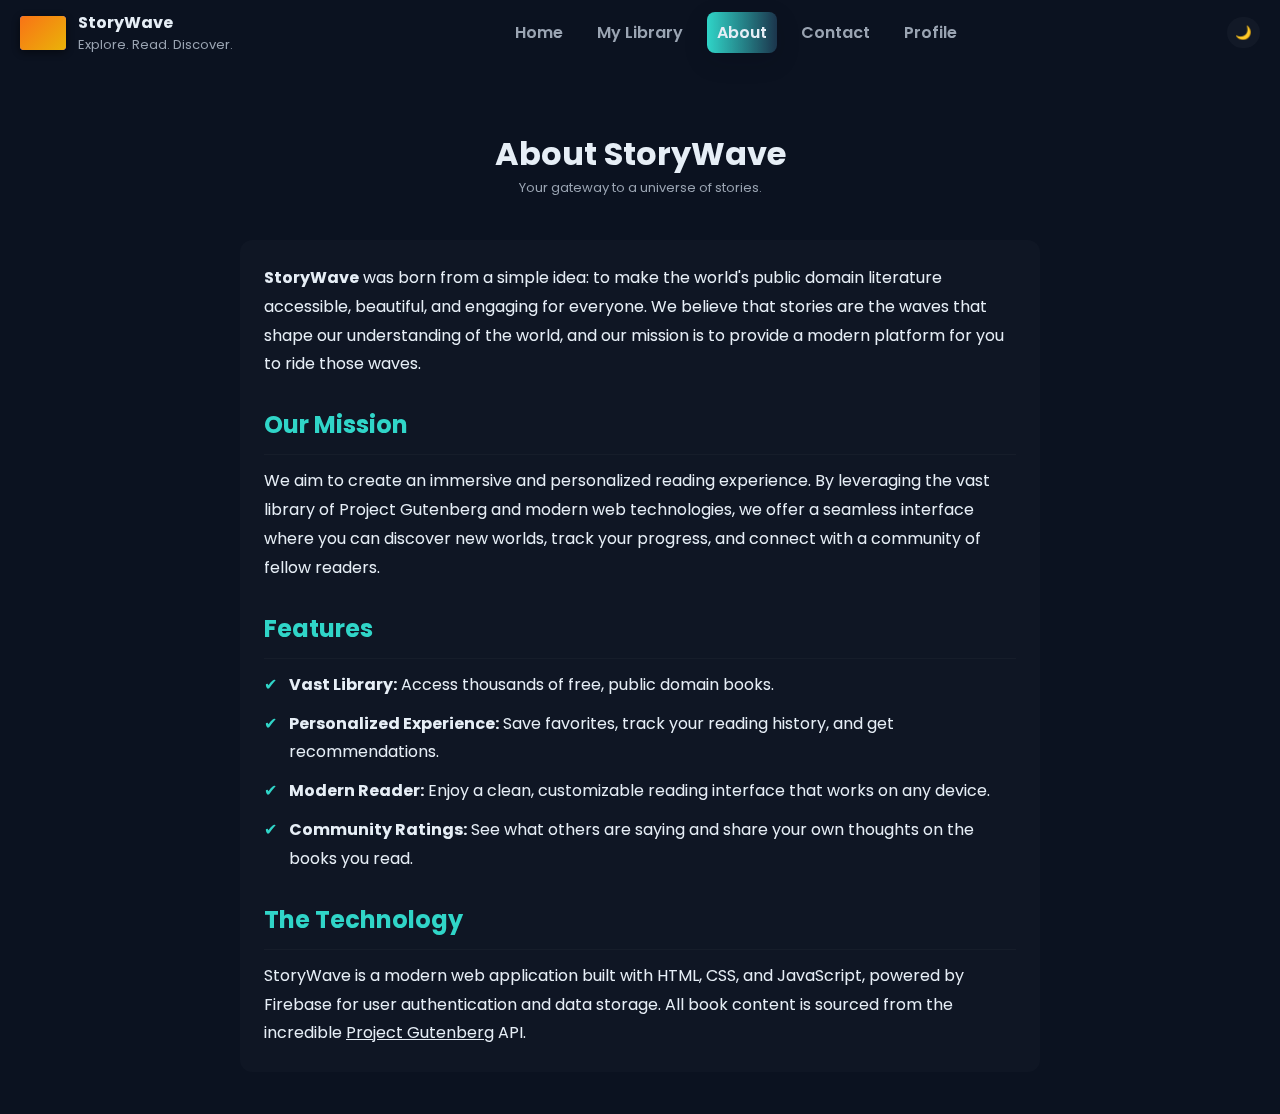
<file: about.html>
<!doctype html>
<html lang="en">
<head>
  <meta charset="utf-8" />
  <meta name="viewport" content="width=device-width,initial-scale=1" />
  <title>About StoryWave</title>
  <meta id="meta-theme-color" name="theme-color" content="#0b1220">
  <link rel="manifest" href="manifest.json">
  <link rel="icon" href="data:image/svg+xml,%3Csvg xmlns='http://www.w3.org/2000/svg' viewBox='0 0 32 32'%3E%3Cpath fill='%234285F4' d='M28,2H6C4.9,2,4,2.9,4,4v24c0,1.1,0.9,2,2,2h22c1.1,0,2-0.9,2-2V4C30,2.9,29.1,2,28,2z M28,28H6V4h2v22c0,1.1,0.9,2,2,2h18V28z'/%3E%3Cpath fill='%238AB4F8' d='M8,28c-1.1,0-2-0.9-2-2V4h2v22C8,27.1,7.1,28,8,28z'/%3E%3Ctext x='18' y='21' font-family='Poppins, sans-serif' font-size='14' font-weight='bold' fill='white' text-anchor='middle'%3ESW%3C/text%3E%3C/svg%3E">
  <link href="https://fonts.googleapis.com/css2?family=Poppins:wght@300;400;600;700&family=Roboto+Slab:wght@400;700&display=swap" rel="stylesheet">
  <link rel="stylesheet" href="style.css">
  <style>
    .page-header { margin-top: 88px; text-align: center; }
    .about-content {
      max-width: 800px;
      margin: 24px auto;
      padding: 24px;
      background: var(--card);
      border-radius: var(--radius);
      line-height: 1.8;
    }
    .about-content h2 {
      color: var(--accent);
      margin-top: 24px;
      margin-bottom: 12px;
      border-bottom: 1px solid var(--panel);
      padding-bottom: 8px;
    }
    .feature-list { list-style: none; padding-left: 0; }
    .feature-list li {
      padding-left: 25px;
      position: relative;
      margin-bottom: 10px;
    }
    .feature-list li::before {
      content: '✔';
      color: var(--accent);
      position: absolute;
      left: 0;
    }
  </style>
</head>
<body data-theme="dark">
  <canvas id="starfield" aria-hidden="true"></canvas>
  <div id="floating-shapes" aria-hidden="true"></div>

  <header id="siteHeader" class="site-header">
    <div class="brand">
      <a href="index.html" class="book-logo" aria-hidden="true"><div class="book-logo-page"></div><div class="book-logo-page"></div><div class="book-logo-page"></div></a>
      <div class="brand-text"><div class="site-title">StoryWave</div><div class="muted">Explore. Read. Discover.</div></div>
    </div>
    <nav class="desktop-nav">
      <a class="nav-link" href="index.html">Home</a>
      <a class="nav-link" href="download.html">My Library</a>
      <a class="nav-link active" href="about.html">About</a>
      <a class="nav-link" href="contact.html">Contact</a>
      <a class="nav-link" href="profile.html">Profile</a>
    </nav>
    <div class="controls">
      <button id="themeToggle" class="theme-toggle" title="Toggle theme">🌙</button>
    </div>
  </header>

  <main class="wrap">
    <header class="page-header">
      <h1>About StoryWave</h1>
      <p class="muted">Your gateway to a universe of stories.</p>
    </header>

    <div class="about-content">
      <p><strong>StoryWave</strong> was born from a simple idea: to make the world's public domain literature accessible, beautiful, and engaging for everyone. We believe that stories are the waves that shape our understanding of the world, and our mission is to provide a modern platform for you to ride those waves.</p>
      
      <h2>Our Mission</h2>
      <p>We aim to create an immersive and personalized reading experience. By leveraging the vast library of Project Gutenberg and modern web technologies, we offer a seamless interface where you can discover new worlds, track your progress, and connect with a community of fellow readers.</p>

      <h2>Features</h2>
      <ul class="feature-list">
        <li><strong>Vast Library:</strong> Access thousands of free, public domain books.</li>
        <li><strong>Personalized Experience:</strong> Save favorites, track your reading history, and get recommendations.</li>
        <li><strong>Modern Reader:</strong> Enjoy a clean, customizable reading interface that works on any device.</li>
        <li><strong>Community Ratings:</strong> See what others are saying and share your own thoughts on the books you read.</li>
      </ul>

      <h2>The Technology</h2>
      <p>StoryWave is a modern web application built with HTML, CSS, and JavaScript, powered by Firebase for user authentication and data storage. All book content is sourced from the incredible <a href="https://www.gutenberg.org/" target="_blank" rel="noopener noreferrer" style="text-decoration: underline;">Project Gutenberg</a> API.</p>
    </div>
  </main>

  <script>
    // Basic theme toggle for this page
    document.getElementById('themeToggle')?.addEventListener('click', ()=> {
      const cur = document.documentElement.getAttribute('data-theme') || 'dark';
      document.documentElement.setAttribute('data-theme', cur === 'dark' ? 'light' : 'dark');
    });
  </script>
</body>
</html>
</file>
<file: style.css>
:root{
  --bg:#0b1220; --panel:rgba(255,255,255,0.03); --card:rgba(255,255,255,0.02);
  --muted:#9aa4b2; --accent:#30d5c8; --text:#e6eef6; --radius:12px; --shadow:0 10px 40px rgba(2,6,23,0.55);
}
[data-theme="light"]{
  --bg:#f6f9fb; --panel:#ffffff22; --card:#fff; --muted:#475569; --accent:#2563eb; --text:#0b1220; --shadow:0 10px 30px rgba(2,6,23,0.06);
}
*{box-sizing:border-box;margin:0;padding:0}
html,body{height:100%;font-family:"Poppins",system-ui,-apple-system,"Segoe UI",Roboto,Arial;color:var(--text);background:var(--bg);-webkit-font-smoothing:antialiased}
a{color:inherit;text-decoration:none}
.wrap{max-width:1100px;margin:24px auto;padding:18px;display:flex;flex-direction:column;gap:18px}

/* Header */
.site-header{position:fixed;top:0;left:0;right:0;display:flex;align-items:center;justify-content:space-between;padding:10px 20px;gap:12px;z-index:1100;transition:background 320ms,backdrop-filter 320ms,box-shadow 320ms;background:transparent}
.site-header.scrolled{background:rgba(2,6,23,0.6);backdrop-filter:blur(8px);box-shadow:0 8px 30px rgba(0,0,0,0.4)}
.brand{display:flex;align-items:center;gap:12px}
.book-logo {
  width: 46px;
  height: 34px; /* Make it more book-shaped */
  position: relative;
  perspective: 1000px;
  animation: book-shake 5s ease-in-out infinite;
}
.book-logo-page {
  position: absolute;
  width: 100%;
  height: 100%;
  border-radius: 4px;
  transform-origin: left center;
  animation: flip 3.5s ease-in-out infinite;
  box-shadow: 0 2px 10px rgba(0,0,0,0.2);
}
.book-logo-page:nth-child(1) { background: linear-gradient(135deg, #30d5c8, #3b82f6); animation-delay: -1.1s; }
.book-logo-page:nth-child(2) { background: linear-gradient(135deg, #a855f7, #ec4899); animation-delay: -2.2s; }
.book-logo-page:nth-child(3) { background: linear-gradient(135deg, #f97316, #eab308); animation-delay: -3.3s; }
@keyframes flip {
  0%, 15% { transform: rotateY(0deg); }
  85%, 100% { transform: rotateY(-180deg); }
}
@keyframes book-shake {
  0%, 100% { transform: translateY(0) rotate(-1deg); }
  50% { transform: translateY(-3px) rotate(1deg); }
}
.brand-text .site-title{font-weight:700;font-size:16px}
.muted{color:var(--muted);font-size:13px}

/* Desktop nav */
.desktop-nav{display:flex;gap:14px;padding-left:12px}
.nav-link{color:var(--muted);font-weight:600;padding:8px 10px;border-radius:8px}
.nav-link.active{background:linear-gradient(90deg,var(--accent), rgba(96,195,255,0.2));color:var(--text);box-shadow:0 8px 24px rgba(2,6,23,0.15)}

/* Controls */
.controls{display:flex;align-items:center;gap:12px}
.search-wrap{position:relative;display:flex;align-items:center;gap:8px}
.search-input{padding:10px 12px;border-radius:12px;background:var(--panel);border:none;color:var(--text);min-width:220px;max-width:38vw}
.search-btn{padding:10px 12px;border-radius:12px;border:none;background:linear-gradient(90deg,var(--accent),#60c3ff);color:white;font-weight:700;cursor:pointer}
.suggestions{position:absolute;top:54px;left:0;right:0;background:linear-gradient(180deg, rgba(2,6,23,0.9), rgba(2,6,23,0.95));padding:8px;border-radius:10px;display:none;flex-direction:column;gap:6px;box-shadow:var(--shadow);z-index:1200}
.suggestions .item{display:flex;gap:8px;align-items:center;padding:8px;border-radius:8px;cursor:pointer}
.suggestions img{width:36px;height:54px;object-fit:cover;border-radius:6px}

/* User Profile in Header */
.user-profile { display: flex; align-items: center; gap: 10px; }
.user-profile img { width: 38px; height: 38px; border-radius: 50%; }
.user-profile .btn { padding: 8px 14px; }
@media (max-width: 640px) {
  .user-profile { display: none; }
}

/* Theme toggle & hamburger */
.theme-toggle{background:var(--panel);padding:8px;border-radius:999px;border:none;cursor:pointer;display:flex;align-items:center;gap:8px}
.hamburger{width:44px;height:40px;border-radius:10px;background:var(--panel);border:none;display:none;align-items:center;justify-content:center;cursor:pointer;position:relative}
.hamburger::before, .hamburger::after {
  content: ''; position: absolute; width: 18px; height: 2px; background: var(--text);
  border-radius: 2px; transition: transform 0.3s ease;
}
.hamburger::before { transform: translateY(-5px); }
.hamburger::after { transform: translateY(5px); }
.hamburger.open::before { transform: translateY(0) rotate(45deg); }
.hamburger.open::after { transform: translateY(0) rotate(-45deg); }


/* Mobile menu */
.mobile-menu{position:fixed;right:18px;top:70px;width:280px;border-radius:12px;padding:12px;box-shadow:var(--shadow);display:none;z-index:1100}
.mobile-menu.open{display:block}
.mobile-user{display:flex;gap:10px;align-items:center;padding:5px;border-bottom:1px solid rgba(255,255,255,0.03)}
.mobile-user img{width:44px;height:44px;border-radius:50%}
.mobile-nav-links {
  display: flex; flex-direction: column; gap: 8px;
  margin: 12px 0; padding: 12px 0;
  border-top: 1px solid rgba(255,255,255,0.03);
  border-bottom: 1px solid rgba(255,255,255,0.03);
}
.mobile-actions{display:flex;flex-direction:column;gap:8px;margin-top:8px}

/* Carousel */
.hero{margin-top:88px;border-radius:14px;overflow:hidden;box-shadow:var(--shadow);background:linear-gradient(180deg, rgba(255,255,255,0.02), rgba(255,255,255,0.01))}
.carousel-track{
  width:100%;display:flex;gap:14px;padding:16px;overflow-x:auto;scroll-behavior:smooth;
  scroll-snap-type: x mandatory; /* Enable snapping on the horizontal axis */
}
.carousel-slide{
  flex:0 0 520px;border-radius:12px;display:flex;align-items:center;justify-content:space-between;padding:18px;background-size:cover;background-position:center;min-height:220px;
  scroll-snap-align: start; position: relative;
}
.slide-text{max-width:58%;background:linear-gradient(180deg, rgba(0,0,0,0.12), rgba(0,0,0,0.02));padding:12px;border-radius:10px}
.slide-text h3{margin:0;font-size:20px}
.slide-cover{width:220px;border-radius:12px;overflow:hidden;box-shadow:var(--shadow)}
.slide-cover img{width:100%;height:100%;object-fit:cover;display:block}
.carousel-slide::before {
  content: ''; position: absolute; inset: 0; border-radius: 12px; background: linear-gradient(90deg, rgba(0,0,0,0.7) 0%, rgba(0,0,0,0.1) 100%);
}

/* Last reads */
.last-reads{margin-top:12px;padding:12px;background:var(--card);border-radius:12px}
.last-reads-row{display:flex;gap:12px;overflow-x:auto;padding-top:12px}
.last-card{min-width:220px;background:linear-gradient(180deg, rgba(255,255,255,0.02), rgba(255,255,255,0.01));padding:12px;border-radius:10px;display:flex;gap:10px;align-items:center}
.last-card {
  min-width: 180px; /* Make cards a bit narrower to fit more */
  flex-direction: column; /* Stack content vertically */
  align-items: center; /* Center content */
  text-align: center;
}
.last-card img{width:72px;height:96px;object-fit:cover;border-radius:6px}
.last-card h4 {
  width: 100%;
  height: 42px; /* Reserve space for two lines */
  line-height: 1.5;
  overflow: hidden;
  text-overflow: ellipsis;
  display: -webkit-box;
  -webkit-line-clamp: 2; /* Limit to 2 lines */
  -webkit-box-orient: vertical;
  margin: 8px 0 4px;
}

/* Explore grid */
.explore-section{margin-top:12px}
.cards-grid{display:grid;grid-template-columns:repeat(3,1fr);gap:16px;transition:all 300ms ease}
.card{background:var(--card);padding:10px;border-radius:10px;box-shadow:var(--shadow);display:flex;flex-direction:column;align-items:center;text-align:center}
.card .thumb{width:128px;height:180px;border-radius:8px;overflow:hidden}
.card .thumb img{width:100%;height:100%;object-fit:cover}
.card h4{margin:10px 0 6px;font-size:15px}
.card h4 {
  width: 100%;
  height: 45px; /* Reserve space for two lines */
  line-height: 1.5;
  overflow: hidden;
  text-overflow: ellipsis;
  display: -webkit-box;
  -webkit-line-clamp: 2; /* Limit to 2 lines */
  -webkit-box-orient: vertical;
}
.card p{color:var(--muted);font-size:13px;margin:0 0 8px}
.card p {
  width: 90%; /* Prevent text from touching card edges */
  white-space: nowrap;
  overflow: hidden;
  text-overflow: ellipsis;
}
.card .actions{display:flex;gap:8px;flex-wrap:wrap;justify-content:center}
.card .favorite-btn {
  background: transparent; border: 1px solid var(--panel); color: var(--muted);
  cursor: pointer;
  width: 36px; height: 36px; border-radius: 50%; padding: 0; font-size: 18px;
}
.card .favorite-btn.active { background: #ef444422; color: #ef4444; border-color: #ef444444; }

/* Genre Filters */
.genre-filters{display:flex;flex-wrap:wrap;gap:8px}
.genre-btn{padding:6px 14px;border-radius:999px;border:1px solid var(--panel);background:transparent;color:var(--muted);cursor:pointer;transition:all 200ms ease}
.genre-btn:hover{background:var(--panel);color:var(--text)}
.genre-btn.active{background:linear-gradient(90deg,var(--accent),#60c3ff);color:white;border-color:transparent;font-weight:600}

/* Favorites Section */
.favorites-section { margin-top: 12px; padding: 12px; background: var(--card); border-radius: 12px; }
.favorites-row {
  display: flex;
  gap: 12px;
  overflow-x: auto;
  padding-top: 12px;
}
.favorites-row .card {
  min-width: 180px; /* Similar to last-card to fit more on a line */
  flex-shrink: 0; /* Prevent cards from shrinking */
  flex-direction: column; /* Stack content vertically within the card */
  align-items: center; /* Center content within the card */
  text-align: center;
  /* Override default card grid styles that might be inherited */
  width: auto; /* Allow min-width to take effect */
  flex-basis: 180px; /* Ensure cards have a consistent base width */
}

/* Load more button wrap */
.load-more-wrap {
  margin-top: 24px;
  display: flex;
  justify-content: center;
}

/* Buttons */
.btn{padding:8px 12px;border-radius:8px;border:none;background:linear-gradient(90deg,var(--accent),#60c3ff);color:white;font-weight:700;cursor:pointer}
.btn.secondary{background:transparent;color:var(--text);border:1px solid rgba(255,255,255,0.06)}
.btn.small{padding:6px 8px;font-size:13px}
.btn:disabled { opacity: 0.7; cursor: not-allowed; }
#loadMoreBtn {
  background: linear-gradient(90deg, #30d5c8, #a855f7, #f97316, #eab308, #30d5c8);
  background-size: 300% 100%;
  animation: colorful-flow 5s linear infinite;
}
@keyframes colorful-flow { to { background-position: 300% 0; } }

/* Spinner for loading buttons */
.spinner {
  display: inline-block; width: 1em; height: 1em; border: 2px solid currentColor;
  border-right-color: transparent; border-radius: 50%;
  animation: spinner-spin .75s linear infinite;
}
@keyframes spinner-spin { to { transform: rotate(360deg); } }

/* Modals */
.modal{position:fixed;inset:0;display:none;align-items:center;justify-content:center;background:rgba(0,0,0,0.55);z-index:1200}
.modal.visible{display:flex} /* This was missing for auth modal */
.modal-panel{background:linear-gradient(180deg,#03122b,#041a33);padding:24px;border-radius:12px;color:var(--text);width:96%;max-width:480px;box-shadow:var(--shadow);text-align:center}
.modal-panel .modal-close{position:absolute;right:18px;top:18px;background:linear-gradient(90deg,var(--accent),#60c3ff);border:none;color:white;padding:8px;border-radius:999px;cursor:pointer}

/* Auth Modal Specifics */
.auth-modal h2 { margin-bottom: 8px; font-size: 24px; }
.auth-modal p.muted { margin-bottom: 20px; line-height: 1.4; }
.auth-input-group { margin-bottom: 15px; text-align: left; }
.auth-input-group label { display: block; font-size: 13px; color: var(--muted); margin-bottom: 4px; }
.auth-input-group input {
  width: 100%; padding: 12px 15px; border-radius: 8px; border: 1px solid rgba(255,255,255,0.1);
  background: rgba(0,0,0,0.2); color: var(--text); font-size: 16px;
}
.auth-input-group input::placeholder { color: var(--muted); opacity: 0.7; }
.auth-buttons { display: flex; flex-direction: column; gap: 10px; margin-top: 20px; }
.auth-buttons .btn { width: 100%; }
.auth-divider { display: flex; align-items: center; text-align: center; margin: 25px 0; color: var(--muted); }
.auth-divider::before, .auth-divider::after { content: ''; flex: 1; border-bottom: 1px solid rgba(255,255,255,0.1); }
.auth-divider:not(:empty)::before { margin-right: .25em; }
.auth-divider:not(:empty)::after { margin-left: .25em; }
.auth-message { margin-top: 15px; font-size: 14px; color: #ef4444; } /* Error color */

/* Rating Stars */
.rating-stars {
  display: inline-block;
  font-size: 24px;
  cursor: pointer;
  color: var(--muted); /* Default color for unrated stars */
}
.rating-stars .star {
  transition: color 0.2s ease;
}
.rating-stars .star.active,
.rating-stars .star:hover,
.rating-stars .star:hover ~ .star {
  color: gold; /* Color for rated/hovered stars */
}

/* Recent Ratings List */
.recent-rating-item {
  display: flex;
  justify-content: space-between;
  align-items: center;
  padding: 8px 0;
  border-bottom: 1px solid var(--panel);
  font-size: 14px;
}

/* Reader */
.reader-modal{position:fixed;inset:0;display:none;align-items:center;justify-content:center;background:rgba(2,6,14,0.6);z-index:1400;padding:0}
.reader-modal.visible{display:flex}
.reader-close {
  position: fixed; top: 20px; right: 20px; z-index: 1401;
  width: 44px; height: 44px; border-radius: 50%; border: none;
  background: #e53e3e; color: white; font-size: 20px; font-weight: bold;
  cursor: pointer; box-shadow: 0 4px 12px rgba(0,0,0,0.3);
  animation: reader-close-pulse 2s infinite;
}
@keyframes reader-close-pulse { 0%, 100% { transform: scale(1); } 50% { transform: scale(1.08); } }
.reader-panel{width:100vw;height:100vh;border-radius:0;overflow:hidden;backdrop-filter:blur(8px);background:linear-gradient(180deg, rgba(255,255,255,0.02), rgba(255,255,255,0.01));box-shadow:var(--shadow)}
.reader-header{display:flex;align-items:center;justify-content:space-between;padding:14px;border-bottom:1px solid rgba(255,255,255,0.03)}
.reader-controls{display:flex;align-items:center;padding:10px;gap:8px}
.reader-frame{padding:0;height:calc(100vh - 100px);overflow:auto;background:transparent;border-radius:0;margin:0}
.reader-text{max-width:880px;margin:0 auto;color:var(--text);line-height:1.7;font-size:20px;background:rgba(255,255,255,0.02);padding:28px;border-radius:8px}
.reader-text p{margin:0 0 12px}
.reader-text h1, .reader-text h2, .reader-text h3, .reader-text h4 { margin: 2em 0 1em; }
.reader-text pre { white-space: pre-wrap; background: rgba(0,0,0,0.1); padding: 1em; border-radius: 8px; }
.reader-frame #epub-viewer { width: 100%; height: 100%; }
.reader-frame #epub-viewer iframe { background-color: #fff; }

/* Reader Dark Mode */
.reader-panel.reader-dark-mode .reader-frame #epub-viewer iframe {
  filter: invert(1) hue-rotate(180deg);
}

/* Style the content inside the epub.js iframe */
.epub-view > iframe { background-color: transparent !important; }
/* Use a class to target the body inside the iframe for theming */
.epub-view > iframe body.epub-dark { color: #e6eef6 !important; }
.epub-view > iframe body.epub-light { color: #0b1220 !important; }

/* footer & misc */
.site-footer {
  max-width: 1100px;
  margin: 48px auto 24px;
  padding-top: 24px;
  color: var(--muted);
  display: grid;
  grid-template-columns: 1fr 1fr;
  gap: 24px;
  border-top: 1px solid var(--panel);
}
.footer-column strong { color: var(--text); }
.footer-disclaimer { grid-column: 1 / -1; text-align: center; font-size: 12px; opacity: 0.7; }

.back-top{position:fixed;right:18px;bottom:18px;background:linear-gradient(90deg,var(--accent),#60c3ff);border:none;color:white;padding:10px;border-radius:999px;display:none;z-index:1500}

/* stars & shapes */
#starfield{position:fixed;inset:0;z-index:-2;pointer-events:none}
#floating-shapes{position:fixed;inset:0;z-index:-1;pointer-events:none;overflow:visible}
.shape{position:absolute;width:120px;height:120px;border-radius:18px;background:linear-gradient(135deg, rgba(48,213,200,0.12), rgba(96,195,255,0.12));filter:blur(12px);opacity:0.85;transition:opacity 300ms ease, transform 800ms ease}
.shape.small{width:84px;height:84px;border-radius:14px}
.shape.hidden{opacity:0;transform:scale(0.9)}

/* responsive */
@media (max-width:980px){ .cards-grid{grid-template-columns:repeat(2,1fr)} .hero{margin-top:96px} }
@media (max-width:640px){
  .site-header { flex-wrap: wrap; }
  .controls { order: 3; width: 100%; }
  .search-wrap { flex-grow: 1; margin-right: auto; }
  .desktop-nav{display:none}
  .hamburger{display:flex}
  .mobile-menu{right:12px;top:112px;width:calc(100% - 24px);max-width:400px}
  .cards-grid{grid-template-columns:1fr}
  .search-input{min-width:110px;max-width:none;width:100%} 
  .carousel-slide{flex:0 0 88%}
  .slide-cover { display: none; }
  .slide-text { max-width: 100%; z-index: 1; background: none; padding: 0; }
  .slide-text h3 { font-size: 18px; }
  .slide-text p { display: none; } /* Hide genre/author on mobile for a cleaner look */
  .site-footer {
    grid-template-columns: 1fr;
    text-align: center;
  }
  .footer-column { text-align: center !important; }
  .reader-panel{width:100vw;height:100vh}
  .reader-frame{height:calc(100vh - 140px)}
  .reader-text{padding:18px;font-size:18px}
}
</file>
